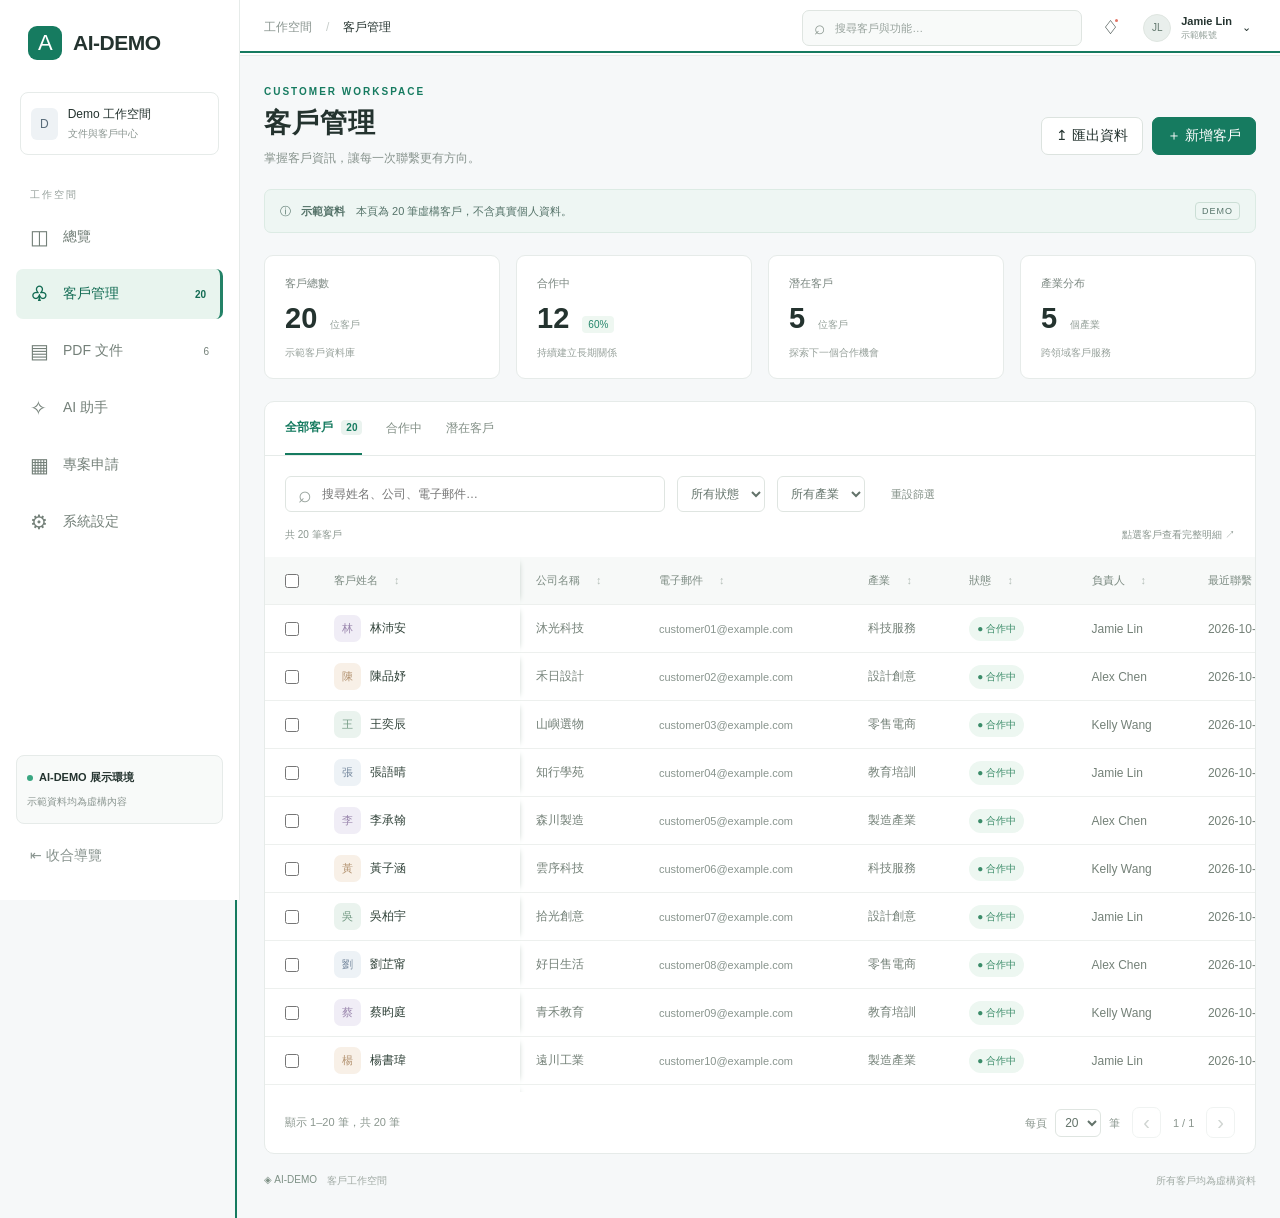
<file: index.html>
<!doctype html>
<html lang="zh-Hant">
<head><meta charset="UTF-8"><meta name="viewport" content="width=device-width, initial-scale=1"><title>AI-DEMO · 工作空間</title><link rel="stylesheet" href="app.css?v=20261027-2"></head>
<body>
<a class="skip" href="#main">跳至主要內容</a>
<aside id="sidebar">
  <a class="brand" href="#"><span class="logo">A</span><b>AI-DEMO</b></a>
  <div class="workspace"><span class="workspace-icon">D</span><span>Demo 工作空間<small>文件與客戶中心</small></span></div>
  <p class="nav-label">工作空間</p>
  <nav aria-label="主要功能">
    <button data-nav="總覽" data-view="dashboard"><span>◫</span><b>總覽</b></button>
    <button data-nav="客戶管理" data-view="customers" class="active" aria-current="page"><span>♧</span><b>客戶管理</b><small>20</small></button>
    <button data-nav="PDF 文件" data-view="documents"><span>▤</span><b>PDF 文件</b><small>6</small></button>
    <button data-nav="AI 助手" data-view="assistant"><span>✧</span><b>AI 助手</b></button>
    <a href="/modules/03.05/" title="專案申請"><span>▦</span><b>專案申請</b></a>
    <button data-nav="系統設定" data-view="settings"><span>⚙</span><b>系統設定</b></button>
  </nav>
  <div class="side-bottom"><div class="demo-note"><span class="dot"></span><b>AI-DEMO 展示環境</b><p>示範資料均為虛構內容</p></div><button id="collapse" aria-label="收合側欄" aria-expanded="true">⇤ <span>收合導覽</span></button></div>
</aside>
<div class="shell">
  <header class="toolbar"><div class="toolbar-context"><span class="crumb">工作空間</span><span class="slash">/</span><strong id="current-page">客戶管理</strong></div><div class="toolbar-tools"><form id="global-search" role="search"><label class="global-search"><span aria-hidden="true">⌕</span><input id="global-search-input" type="search" placeholder="搜尋客戶與功能…" aria-label="全域搜尋"></label></form><button id="notifications" class="icon-button" aria-label="查看示範通知" title="通知"><span aria-hidden="true">♢</span><i aria-hidden="true"></i></button><button id="profile" class="profile" aria-label="查看示範帳號"><span class="avatar">JL</span><span class="profile-copy"><b>Jamie Lin</b><small>示範帳號</small></span><span aria-hidden="true">⌄</span></button></div></header>
  <main id="main" tabindex="-1">
    <div class="eyebrow" id="page-eyebrow">CUSTOMER WORKSPACE</div>
    <section class="page-heading"><div><h1 id="page-title">客戶管理</h1><p id="page-description">掌握客戶資訊，讓每一次聯繫更有方向。</p></div><div class="actions"><button id="export">↥ <span>匯出資料</span></button><button class="primary" id="add">＋ 新增客戶</button></div></section>
    <div class="notice"><span>ⓘ</span><span id="notice-copy"><b>示範資料</b>　本頁為 20 筆虛構客戶，僅供版面與互動驗證，不含真實個人資料。</span><span class="badge">DEMO</span></div>
    <section id="customer-view" class="workspace-view">
      <section class="metrics" aria-label="客戶概況"><div><span>客戶總數</span><strong>20 <small>位客戶</small></strong><p>示範客戶資料庫</p></div><div><span>合作中</span><strong>12 <small class="green">60%</small></strong><p>持續建立長期關係</p></div><div><span>潛在客戶</span><strong>5 <small>位客戶</small></strong><p>探索下一個合作機會</p></div><div><span>產業分布</span><strong>5 <small>個產業</small></strong><p>跨領域客戶服務</p></div></section>
      <section class="data-card" aria-label="客戶資料"><div class="tabs" role="tablist" aria-label="客戶分組"><button role="tab" aria-selected="true" data-tab="全部客戶" class="selected">全部客戶 <span>20</span></button><button role="tab" aria-selected="false" data-tab="合作中">合作中</button><button role="tab" aria-selected="false" data-tab="潛在客戶">潛在客戶</button></div><div class="filters"><label class="search"><span>⌕</span><input id="search" type="search" placeholder="搜尋姓名、公司、電子郵件…" aria-label="搜尋客戶"></label><label><span class="sr-only">客戶狀態</span><select id="status"><option value="">所有狀態</option><option>合作中</option><option>潛在客戶</option><option>已暫停</option></select></label><label><span class="sr-only">產業類別</span><select id="industry"><option value="">所有產業</option><option>科技服務</option><option>設計創意</option><option>零售電商</option><option>教育培訓</option><option>製造產業</option></select></label><button id="reset" class="text-button">重設篩選</button></div><div class="result-line"><span id="result-count" role="status"></span><span>點選客戶查看完整明細 ↗</span></div><div class="table-scroll" tabindex="0" role="region" aria-label="可捲動的客戶表格"><table><thead><tr><th class="check"><input id="select-all" type="checkbox" aria-label="選取本頁所有客戶"></th><th class="identity" aria-sort="none"><button data-sort="name">客戶姓名 <span>↕</span></button></th><th aria-sort="none"><button data-sort="company">公司名稱 <span>↕</span></button></th><th aria-sort="none"><button data-sort="email">電子郵件 <span>↕</span></button></th><th aria-sort="none"><button data-sort="industry">產業 <span>↕</span></button></th><th aria-sort="none"><button data-sort="status">狀態 <span>↕</span></button></th><th aria-sort="none"><button data-sort="owner">負責人 <span>↕</span></button></th><th aria-sort="none"><button data-sort="date">最近聯繫 <span>↕</span></button></th></tr></thead><tbody id="rows"></tbody></table></div><footer class="pagination"><span id="page-info"></span><div><label>每頁 <select id="page-size"><option>20</option><option>10</option><option>5</option></select> 筆</label><button id="prev" aria-label="上一頁">‹</button><span id="page-number"></span><button id="next" aria-label="下一頁">›</button></div></footer></section>
      <p class="footnote"><span>◈ AI-DEMO</span> 客戶工作空間 <span>所有客戶均為虛構資料</span></p>
    </section>
    <section id="dashboard-view" class="workspace-view" hidden>
      <figure class="workspace-hero"><img src="assets/workspace-hero.webp" alt="文件、資料卡與 AI 星光組成的數位工作空間插畫" width="1600" height="533"><figcaption><span>AI-DEMO WORKSPACE</span><strong>把客戶、文件與專案集中在一個工作空間</strong><small>使用虛構資料探索完整操作流程</small></figcaption></figure>
      <div class="overview-grid"><article><span>客戶紀錄</span><strong>20</strong><p>12 位合作中</p><button data-jump="customers">查看客戶</button></article><article><span>PDF 文件</span><strong>6</strong><p>共 148 頁虛構文件</p><button data-jump="documents">管理文件</button></article><article><span>本週問答</span><strong id="question-count">0</strong><p>僅儲存在此瀏覽器</p><button data-jump="assistant">開啟助手</button></article><article><span>專案申請</span><strong>03.05</strong><p>PostgreSQL 持久化模組</p><a class="card-link" href="/modules/03.05/">開啟申請管理</a></article></div>
      <div class="overview-panels"><article class="panel"><h2>最近活動</h2><ul class="timeline"><li><b>文件分析摘要已準備</b><span>產品需求規格書 · 虛構範例</span><time>今天 10:20</time></li><li><b>客戶狀態已整理</b><span>12 位合作中、5 位潛在客戶</span><time>昨天 16:40</time></li><li><b>專案申請模組上線</b><span>支援新增、修改、刪除與版本衝突</span><time>10 月 20 日</time></li></ul></article><article class="panel"><h2>快速開始</h2><div class="quick-grid"><button data-jump="documents">▤ 瀏覽 PDF 文件</button><button data-jump="assistant">✧ 詢問 AI 助手</button><button data-jump="customers">♧ 搜尋客戶</button><a href="/modules/03.05/">▦ 建立專案申請</a></div></article></div>
    </section>
    <section id="documents-view" class="workspace-view" hidden>
      <div class="view-toolbar"><label class="search"><span>⌕</span><input id="document-search" type="search" placeholder="搜尋文件名稱或分類…" aria-label="搜尋 PDF 文件"></label><select id="document-category" aria-label="文件分類"><option value="">所有分類</option><option>產品</option><option>合約</option><option>研究</option><option>營運</option></select><button id="document-reset">重設</button></div>
      <div class="document-layout"><article class="panel document-list"><div class="section-title"><div><h2>文件資料庫</h2><p id="document-count" role="status"></p></div><span class="demo-chip">虛構 PDF</span></div><div id="document-rows"></div></article><aside class="panel document-preview" id="document-preview"><p class="empty-state">選擇文件即可查看示範摘要與資訊。</p></aside></div>
    </section>
    <section id="assistant-view" class="workspace-view" hidden>
      <div class="assistant-layout"><aside class="panel source-panel"><h2>問答來源</h2><label><input type="checkbox" value="產品需求規格書" checked> 產品需求規格書</label><label><input type="checkbox" value="服務合約範本" checked> 服務合約範本</label><label><input type="checkbox" value="市場研究摘要"> 市場研究摘要</label><p>回答僅使用上方虛構文件，不會傳送至外部 AI。</p></aside><article class="panel chat-panel"><div id="chat-log" aria-live="polite"><div class="chat assistant"><b>AI-DEMO 助手</b><p>請選擇快速問題，或輸入你想從示範文件中查找的內容。</p></div></div><div class="quick-prompts"><button>整理文件重點</button><button>合約付款條件是什麼？</button><button>列出主要風險</button></div><form id="chat-form"><label class="sr-only" for="chat-input">詢問文件</label><input id="chat-input" placeholder="輸入問題…" maxlength="300"><button class="primary">送出</button></form></article></div>
    </section>
    <section id="settings-view" class="workspace-view" hidden>
      <div class="settings-grid"><article class="panel"><h2>介面偏好</h2><label class="setting-row"><span><b>緊湊表格</b><small>降低客戶資料列高度</small></span><input id="compact-setting" type="checkbox"></label><label class="setting-row"><span><b>預設收合側欄</b><small>下次開啟沿用目前選擇</small></span><input id="collapse-setting" type="checkbox"></label><label class="setting-row"><span><b>顯示 Demo 提示</b><small>保留虛構資料的醒目說明</small></span><input id="notice-setting" type="checkbox" checked></label></article><article class="panel"><h2>工作空間</h2><label class="setting-field">每頁客戶筆數<select id="default-page-size"><option value="20">20 筆</option><option value="10">10 筆</option><option value="5">5 筆</option></select></label><label class="setting-field">介面語言<select><option>繁體中文</option></select></label><div class="setting-actions"><button id="reset-settings">恢復預設</button><button id="save-settings" class="primary">儲存到此瀏覽器</button></div><p id="settings-status" role="status"></p></article><article class="panel full-span"><h2>資料與服務狀態</h2><div class="service-grid"><span><i class="service-ok"></i><b>客戶 Demo</b><small>前端虛構資料</small></span><span><i class="service-ok"></i><b>03.05 申請</b><small>PostgreSQL 已連線</small></span><span><i class="service-demo"></i><b>PDF／AI</b><small>本機示範互動</small></span></div></article></div>
    </section>
  </main>
</div>
<dialog id="detail" class="drawer" aria-labelledby="detail-title"><div class="drawer-head"><span>客戶明細 · 虛構資料</span><button data-close="detail" aria-label="關閉客戶明細">✕</button></div><div id="detail-content"></div><div class="drawer-bottom"><button data-close="detail">關閉明細</button><span>唯讀預覽 · 未連接後端</span></div></dialog>
<dialog id="message" aria-labelledby="message-title"><h2 id="message-title"></h2><p id="message-body"></p><button class="primary" data-close="message">知道了</button></dialog>
<script src="app.js"></script><script src="toolbar.js"></script>
</body></html>
</file>
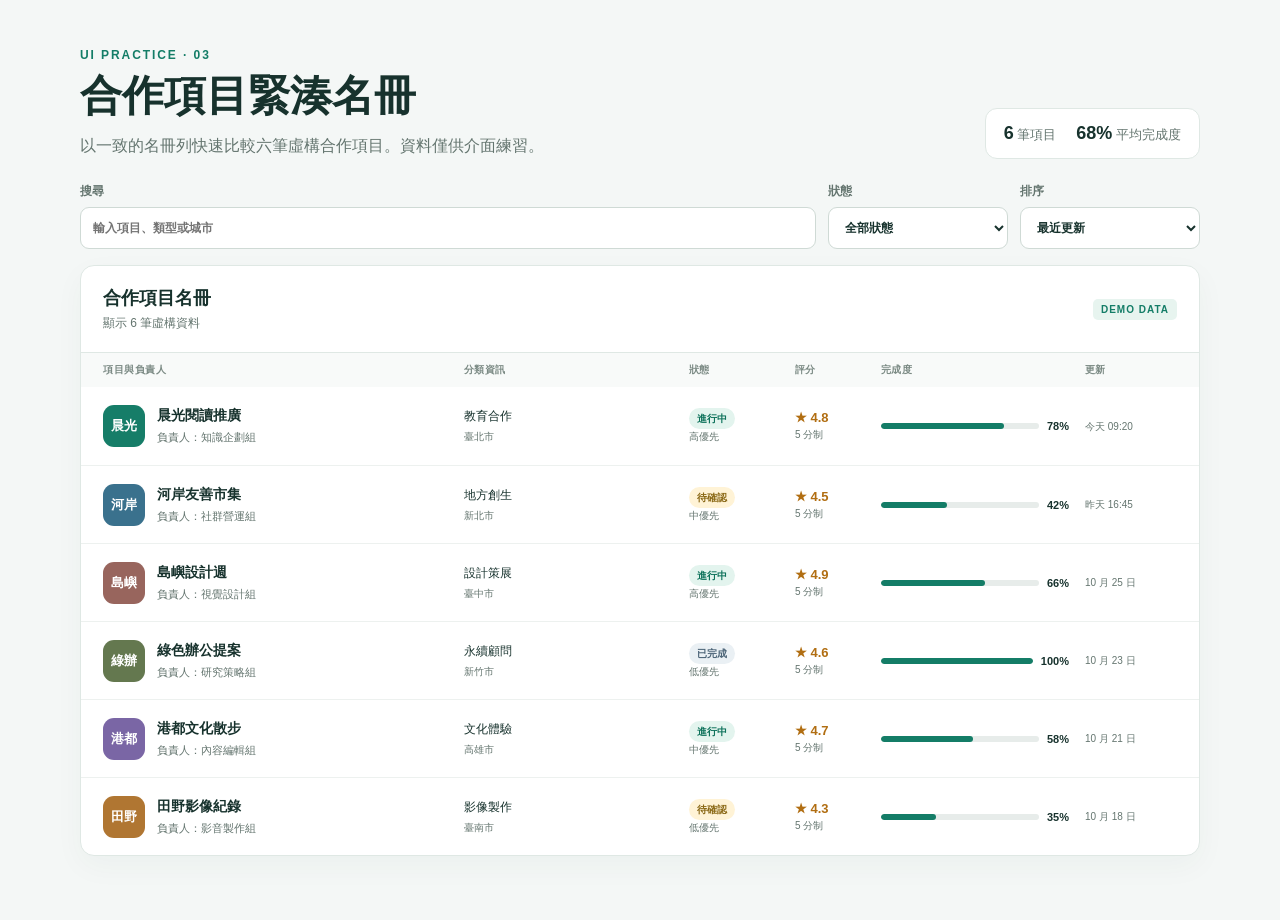
<file: examples/03-compact-roster/index.html>
<!doctype html>
<html lang="zh-Hant">
<head>
  <meta charset="utf-8">
  <meta name="viewport" content="width=device-width, initial-scale=1">
  <title>03 緊湊名冊｜合作項目範例</title>
  <link rel="stylesheet" href="styles.css">
</head>
<body>
  <main class="page-shell">
    <header class="page-header">
      <div>
        <p class="eyebrow">UI PRACTICE · 03</p>
        <h1>合作項目緊湊名冊</h1>
        <p class="intro">以一致的名冊列快速比較六筆虛構合作項目。資料僅供介面練習。</p>
      </div>
      <div class="summary" aria-label="項目摘要">
        <span><b id="visible-count">6</b> 筆項目</span>
        <span><b>68%</b> 平均完成度</span>
      </div>
    </header>

    <section class="toolbar" aria-label="名冊工具">
      <label class="search-field">
        <span>搜尋</span>
        <input id="search" type="search" placeholder="輸入項目、類型或城市" autocomplete="off">
      </label>
      <label>
        <span>狀態</span>
        <select id="status-filter">
          <option value="">全部狀態</option>
          <option value="進行中">進行中</option>
          <option value="待確認">待確認</option>
          <option value="已完成">已完成</option>
        </select>
      </label>
      <label>
        <span>排序</span>
        <select id="sort-by">
          <option value="updated">最近更新</option>
          <option value="priority">優先程度</option>
          <option value="progress">完成度</option>
          <option value="rating">評分</option>
        </select>
      </label>
    </section>

    <section class="roster-card" aria-labelledby="roster-title">
      <div class="roster-heading">
        <div>
          <h2 id="roster-title">合作項目名冊</h2>
          <p id="result-message" role="status">顯示全部 6 筆虛構資料</p>
        </div>
        <span class="demo-label">DEMO DATA</span>
      </div>

      <div class="column-labels" aria-hidden="true">
        <span>項目與負責人</span><span>分類資訊</span><span>狀態</span><span>評分</span><span>完成度</span><span>更新</span>
      </div>
      <div id="roster" class="roster" aria-live="polite"></div>
    </section>
  </main>
  <script src="app.js"></script>
</body>
</html>
</file>
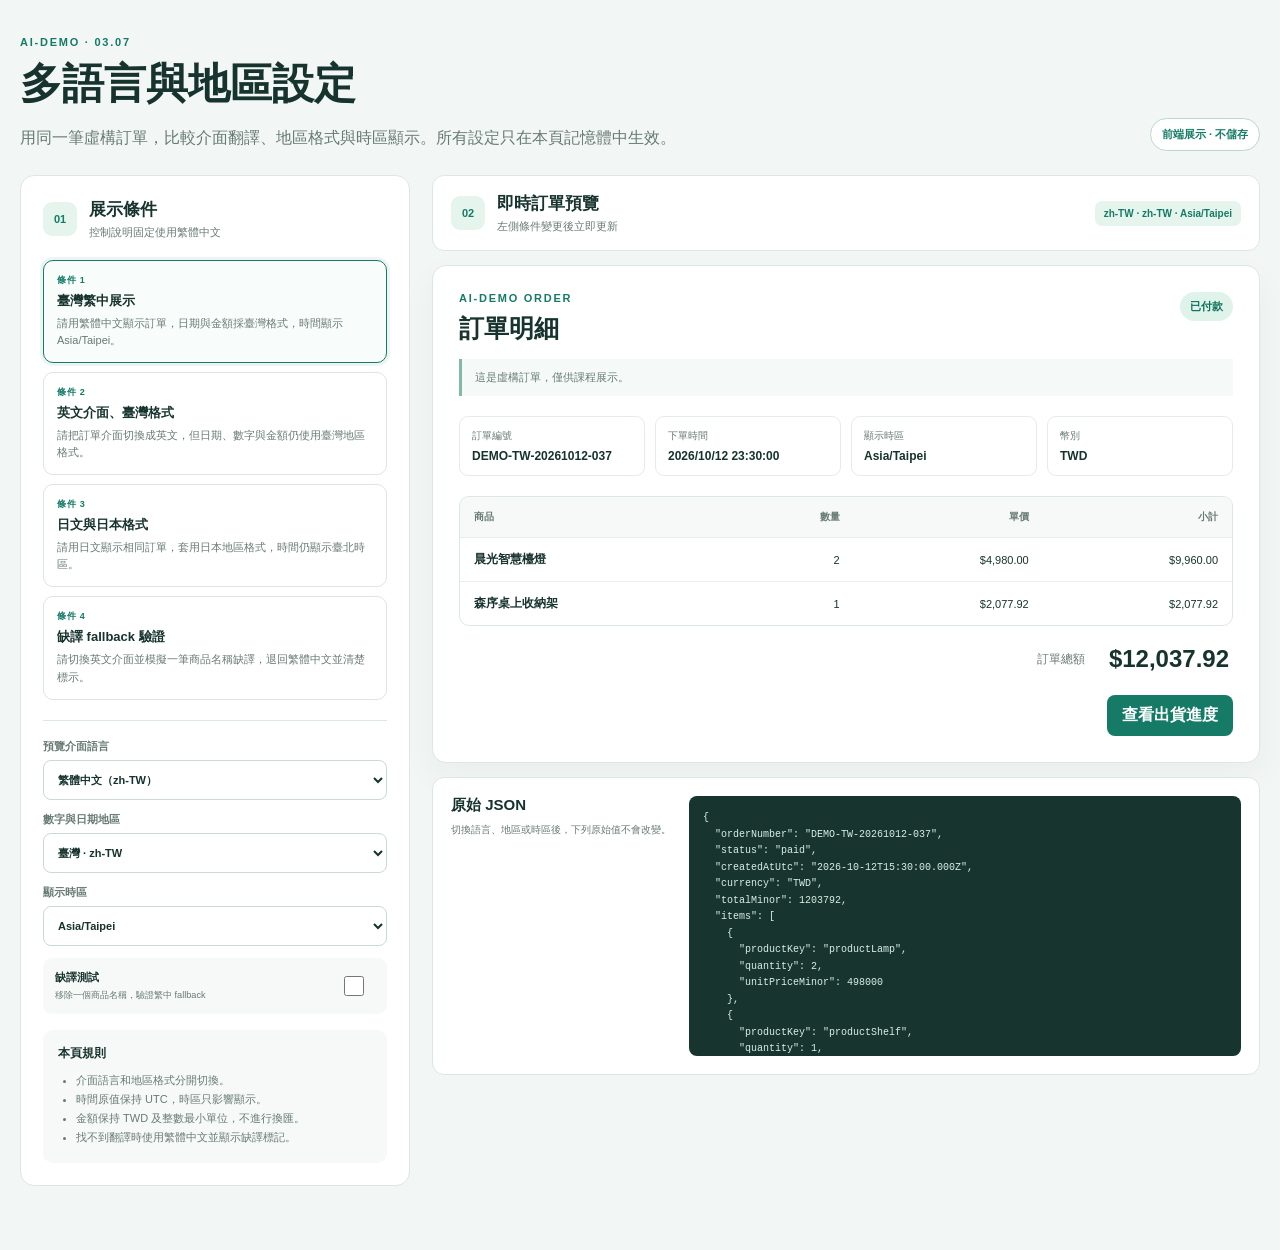
<file: modules/03.07/index.html>
<!doctype html>
<html lang="zh-Hant">
<head>
  <meta charset="utf-8">
  <meta name="viewport" content="width=device-width, initial-scale=1">
  <title>AI-DEMO｜03.07 多語言與地區設定</title>
  <link rel="stylesheet" href="module.css">
</head>
<body>
  <main class="module-shell">
    <header class="module-header">
      <div>
        <p class="eyebrow">AI-DEMO · 03.07</p>
        <h1>多語言與地區設定</h1>
        <p>用同一筆虛構訂單，比較介面翻譯、地區格式與時區顯示。所有設定只在本頁記憶體中生效。</p>
      </div>
      <span class="demo-badge">前端展示 · 不儲存</span>
    </header>

    <div class="lesson-layout">
      <aside class="control-panel" aria-labelledby="control-title">
        <div class="section-heading">
          <span>01</span>
          <div><h2 id="control-title">展示條件</h2><p>控制說明固定使用繁體中文</p></div>
        </div>

        <div id="presets" class="preset-list" aria-label="四組自然語言條件"></div>

        <div class="settings-grid">
          <label>
            <span>預覽介面語言</span>
            <select id="language-select">
              <option value="zh-TW">繁體中文（zh-TW）</option>
              <option value="en-US">English（en-US）</option>
              <option value="ja-JP">日本語（ja-JP）</option>
            </select>
          </label>
          <label>
            <span>數字與日期地區</span>
            <select id="locale-select">
              <option value="zh-TW">臺灣 · zh-TW</option>
              <option value="en-US">美國 · en-US</option>
              <option value="ja-JP">日本 · ja-JP</option>
            </select>
          </label>
          <label>
            <span>顯示時區</span>
            <select id="timezone-select">
              <option value="Asia/Taipei">Asia/Taipei</option>
              <option value="UTC">UTC</option>
              <option value="America/Los_Angeles">America/Los_Angeles</option>
            </select>
          </label>
          <label class="switch-row">
            <span><b>缺譯測試</b><small>移除一個商品名稱，驗證繁中 fallback</small></span>
            <input id="missing-toggle" type="checkbox" role="switch">
          </label>
        </div>

        <section class="explain-box" aria-labelledby="rule-title">
          <h3 id="rule-title">本頁規則</h3>
          <ul>
            <li>介面語言和地區格式分開切換。</li>
            <li>時間原值保持 UTC，時區只影響顯示。</li>
            <li>金額保持 TWD 及整數最小單位，不進行換匯。</li>
            <li>找不到翻譯時使用繁體中文並顯示缺譯標記。</li>
          </ul>
        </section>
      </aside>

      <section class="preview-column" aria-labelledby="preview-heading">
        <div class="preview-toolbar">
          <div><span>02</span><div><h2 id="preview-heading">即時訂單預覽</h2><p>左側條件變更後立即更新</p></div></div>
          <output id="active-config" aria-live="polite"></output>
        </div>

        <article id="order-preview" class="order-card" lang="zh-TW" dir="ltr"></article>

        <section class="json-panel" aria-labelledby="json-title">
          <div><h2 id="json-title">原始 JSON</h2><p>切換語言、地區或時區後，下列原始值不會改變。</p></div>
          <pre id="raw-json"></pre>
        </section>
      </section>
    </div>
  </main>
  <script src="translations.js"></script>
  <script src="app.js"></script>
</body>
</html>
</file>
<file: app.css>
:root{font-family:Inter,"Segoe UI","Microsoft JhengHei",sans-serif;color:#24332f;background:#f6f8f9;font-size:14px;--green:#167b60;--border:#e6ebe9}*{box-sizing:border-box}body{margin:0}button,input,select{font:inherit}button,a,input,select{outline-offset:4px}button{cursor:pointer;background:white;border:1px solid #dce3df;border-radius:7px;padding:9px 14px;color:inherit}button:hover{background:#f0f5f3}button:disabled{opacity:.4;cursor:default}a{color:inherit;text-decoration:none}#sidebar{width:240px;position:fixed;inset:0 auto 0 0;background:#fff;border-right:1px solid var(--border);display:flex;flex-direction:column;padding:26px 16px;z-index:5}.brand{display:flex;align-items:center;gap:11px;padding:0 12px;font-size:21px;letter-spacing:-.5px}.logo{background:var(--green);color:white;border-radius:9px;width:34px;height:34px;display:grid;place-items:center;font-size:22px}.workspace{display:flex;gap:10px;align-items:center;margin:32px 4px 23px;padding:13px 10px;border:1px solid var(--border);border-radius:8px;font-size:12px}.workspace-icon{background:#eef2f5;padding:9px;border-radius:6px;color:#596c7a}.workspace small{display:block;color:#8a9590;font-size:10px;margin-top:4px}.nav-label{font-size:10px;letter-spacing:2px;color:#96a09c;padding-left:14px}nav{display:grid;gap:7px}nav button{display:flex;align-items:center;gap:13px;text-align:left;border:0;padding:13px 14px;color:#748079;background:none}nav button span{font-size:20px;width:20px}nav b{font-weight:500}nav small{margin-left:auto;font-size:10px}nav .active{color:#126b53;background:#e8f4ee;font-weight:600;border-right:3px solid #238267}.side-bottom{margin-top:auto}.demo-note{background:#f8faf9;border:1px solid var(--border);border-radius:8px;padding:14px 10px;font-size:11px}.demo-note p{font-size:10px;color:#8a9590;margin-bottom:0}.dot{display:inline-block;width:6px;height:6px;border-radius:50%;background:#39a681;margin-right:6px}#collapse{border:0;color:#8a9590;margin-top:14px;width:100%;text-align:left;background:none}.shell{margin-left:240px;min-width:0}.toolbar{height:56px;background:#fff;border-bottom:1px solid var(--border);display:flex;align-items:center;justify-content:space-between;padding:0 24px;font-size:12px}.crumb{color:#8b9691}.slash{padding:0 14px;color:#c7cdca}.toolbar strong{font-weight:500}.profile{display:flex;align-items:center;gap:10px;border:0;padding:5px;font-size:11px}.avatar{background:#e9efec;border:1px solid #dfe6e1;color:#647a6f;border-radius:50%;width:28px;height:28px;display:inline-grid;place-items:center;font-size:10px}main{padding:30px 24px 20px;max-width:1800px;margin:auto;min-width:0}.eyebrow{font-size:10px;color:var(--green);letter-spacing:2px;font-weight:650}.page-heading{display:flex;justify-content:space-between;align-items:center;margin:8px 0 22px;gap:16px}h1{font-size:27px;letter-spacing:1px;margin:0 0 9px;font-weight:650}.page-heading p{color:#87938d;font-size:12px;margin:0}.actions{display:flex;gap:9px;white-space:nowrap}.primary{background:var(--green);color:#fff;border-color:var(--green)}.primary:hover{background:#11674f}.notice{background:#eef6f3;color:#557369;border:1px solid #dcebe4;border-radius:7px;padding:12px 15px;display:flex;gap:10px;align-items:center;font-size:11px}.badge{margin-left:auto;font-size:9px;border:1px solid #cbded5;padding:3px 6px;border-radius:4px;letter-spacing:1px}.metrics{display:grid;grid-template-columns:repeat(4,minmax(0,1fr));gap:16px;margin:22px 0}.metrics>div{background:white;border:1px solid var(--border);border-radius:9px;padding:18px 20px}.metrics>div>span{color:#7c8882;font-size:11px}.metrics strong{display:block;font-size:29px;font-weight:600;margin:11px 0}.metrics small{font-size:10px;font-weight:400;color:#94a099;margin-left:5px}.metrics .green{color:#24856a;background:#eef7f1;border-radius:4px;padding:3px 6px}.metrics p{font-size:10px;color:#97a19b;margin:0}.data-card{background:#fff;border:1px solid var(--border);border-radius:10px;overflow:hidden;min-width:0}.tabs{display:flex;border-bottom:1px solid var(--border);gap:24px;padding:0 20px}.tabs button{border:0;border-radius:0;background:none;padding:17px 0;color:#839087;font-size:12px}.tabs .selected{color:var(--green);border-bottom:2px solid var(--green);font-weight:600}.tabs span{font-size:10px;background:#eaf3ef;padding:2px 5px;border-radius:4px;margin-left:5px}.filters{display:flex;gap:12px;padding:20px 20px 12px;flex-wrap:wrap}.search{display:flex;align-items:center;gap:10px;border:1px solid #dfe5e1;border-radius:6px;padding:0 12px;flex:1;min-width:180px;max-width:380px}.search span{font-size:23px;color:#98a39d}.search input{border:0;min-width:0;width:100%;padding:10px 0;font-size:12px;background:transparent}select{padding:9px;border:1px solid #dfe5e1;border-radius:6px;background:white;color:#63736a;font-size:12px}.text-button{border:0;color:#849188;font-size:11px}.result-line{display:flex;justify-content:space-between;padding:4px 20px 15px;color:#8b9790;font-size:10px;gap:12px}.table-scroll{overflow:auto;max-height:535px;isolation:isolate}table{width:100%;border-collapse:separate;border-spacing:0;white-space:nowrap;text-align:left;font-size:12px;min-width:1050px}th{background:#f7f9f8;position:sticky;top:0;z-index:2;font-size:11px;font-weight:500;color:#7c8b82}th,td{height:48px;border-bottom:1px solid #edf0ee;padding:0 16px}th button{border:0;background:none;padding:0;font-size:11px;color:inherit}th button span{margin-left:13px;color:#b5bfb9}.check{width:46px;padding:0 16px;position:sticky;left:0;background:white;z-index:1}.identity{position:sticky;left:46px;z-index:1;background:#fff;min-width:160px;box-shadow:4px 0 6px -6px #99aba1}th.check,th.identity{background:#f7f9f8;z-index:3}input[type=checkbox]{accent-color:var(--green);width:14px;height:14px;cursor:pointer}td{color:#748178}td .customer{border:0;background:none;padding:0;display:flex;align-items:center;gap:9px;font-size:12px;color:#304239}.initial{width:27px;height:27px;display:inline-grid;place-items:center;border-radius:7px;background:#edf2f6;color:#72859b;font-size:11px}.tone1{background:#f0edf6;color:#9985ac}.tone2{background:#f8f0e7;color:#b49472}.tone3{background:#eaf3ee;color:#729983}.status{display:inline-block;background:#edf7f1;color:#3b8c69;font-size:10px;border-radius:20px;padding:5px 8px}.status.potential{background:#eef3fa;color:#6487b8}.status.paused{background:#f1f2f3;color:#8b9297}tbody tr{cursor:pointer}tbody tr:hover td,tbody tr.chosen td{background:#f3f8f5}td.email{color:#89958e;font-size:11px}.pagination{display:flex;justify-content:space-between;align-items:center;padding:15px 20px;font-size:11px;color:#8b978f;gap:12px}.pagination>div{display:flex;align-items:center;gap:12px}.pagination button{padding:3px 10px;font-size:20px}.pagination select{padding:5px;margin:0 5px}.footnote{font-size:10px;color:#a0aaa4;display:flex;gap:10px;margin-top:20px}.footnote span:last-child{margin-left:auto}.footnote span:first-child{color:#7e9186}dialog{border:1px solid var(--border);border-radius:12px;padding:28px;max-width:calc(100vw - 24px);color:#304239;box-shadow:0 20px 80px #1b342c22}dialog::backdrop{background:#142e2440}#message{width:440px}#message p{line-height:1.8;color:#7c8b82}.drawer{position:fixed;inset:0 0 0 auto;width:420px;height:100dvh;max-height:100dvh;max-width:100vw;margin:0;border-radius:0;padding:0}.drawer-head{padding:20px 24px;border-bottom:1px solid var(--border);display:flex;justify-content:space-between;align-items:center;color:#8b978f;font-size:12px}.drawer-head button{border:0}#detail-content{padding:30px 24px}.large-initial{font-size:25px;width:60px;height:60px;border-radius:14px;background:#e9f4ed;color:var(--green);display:grid;place-items:center}.drawer h2{margin-bottom:8px}.drawer dl{margin-top:30px}.drawer dt{font-size:11px;color:#98a39d;margin-top:22px}.drawer dd{margin:7px 0;overflow-wrap:anywhere}.drawer-bottom{padding:20px 24px;border-top:1px solid var(--border);display:flex;align-items:center;gap:15px;font-size:10px;color:#8b978f}#other-view{margin-top:24px;background:white;border:1px solid var(--border);padding:28px;border-radius:10px}.sr-only{position:absolute;width:1px;height:1px;overflow:hidden;clip:rect(0,0,0,0)}.skip{position:fixed;top:-60px;z-index:20;background:#fff;padding:10px}.skip:focus{top:0}body.collapsed #sidebar{width:64px;padding:26px 8px}body.collapsed .shell{margin-left:64px}body.collapsed .brand{padding:0 7px}body.collapsed .brand b,body.collapsed .workspace,body.collapsed .nav-label,body.collapsed nav b,body.collapsed nav small,body.collapsed .demo-note,body.collapsed #collapse span{display:none}body.collapsed nav{margin-top:36px}body.collapsed nav button{padding:12px}body.collapsed #collapse{padding:10px}@media(max-width:850px){.metrics{gap:10px}.metrics>div{padding:14px}.page-heading{align-items:flex-start;flex-direction:column}}@media(max-width:650px){#sidebar{width:64px;padding:20px 8px}.shell{margin-left:64px}.brand{padding:0 7px}.brand b,.workspace,.nav-label,nav b,nav small,.demo-note,#collapse{display:none}nav{margin-top:36px}nav button{padding:12px}.toolbar{padding:0 16px}.profile>span:not(.avatar){display:none}main{padding:24px 16px}.metrics{grid-template-columns:repeat(2,minmax(0,1fr))}.metrics strong{font-size:25px}.notice{align-items:flex-start;line-height:1.7}.badge{display:none}.filters{padding:16px;gap:12px}.search{flex-basis:100%;max-width:none}.filters select{max-width:100%}.result-line{padding:0 16px 12px}.result-line>span:last-child{display:none}.pagination{align-items:flex-start;flex-direction:column;padding:14px 16px}.pagination>div{gap:7px}.tabs{gap:16px;padding:0 16px}.footnote{flex-wrap:wrap;line-height:1.7}.footnote span:last-child{margin-left:0}.crumb,.slash{display:none}h1{font-size:24px}.page-heading p{line-height:1.7}.actions button{font-size:12px}} 

[hidden]{display:none!important}:focus-visible{outline:2px solid #167b60;outline-offset:3px}
/* End of stylesheet. */
.workspace-view{min-width:0}.panel{background:#fff;border:1px solid var(--border);border-radius:10px;padding:22px;min-width:0}.panel h2{font-size:16px;margin:0 0 18px}.panel h3{font-size:12px;margin:24px 0 8px}nav a{display:flex;align-items:center;gap:13px;text-align:left;border:0;border-radius:7px;padding:13px 14px;color:#748079;background:none}nav a:hover{background:#f0f5f3}nav a span{font-size:20px;width:20px}nav a b{font-weight:500}.overview-grid{display:grid;grid-template-columns:repeat(4,minmax(0,1fr));gap:16px;margin:22px 0}.overview-grid article{background:#fff;border:1px solid var(--border);border-radius:10px;padding:20px}.overview-grid article>span{font-size:11px;color:#7c8882}.overview-grid strong{display:block;font-size:30px;margin:10px 0 5px}.overview-grid p{font-size:10px;color:#8a9790;min-height:16px}.overview-grid button,.card-link{display:inline-block;margin-top:8px;color:var(--green);border:0;padding:0;background:none;font-size:11px}.overview-panels{display:grid;grid-template-columns:1.35fr 1fr;gap:16px}.timeline{list-style:none;padding:0;margin:0}.timeline li{display:grid;grid-template-columns:1fr auto;gap:5px 15px;padding:14px 0;border-bottom:1px solid #edf1ef}.timeline li:last-child{border:0}.timeline b{font-size:12px}.timeline span{font-size:10px;color:#87938d}.timeline time{grid-column:2;grid-row:1/3;color:#9aa49f;font-size:9px}.quick-grid{display:grid;grid-template-columns:1fr 1fr;gap:10px}.quick-grid button,.quick-grid a{border:1px solid var(--border);border-radius:8px;padding:16px;text-align:left;background:#f9fbfa;font-size:11px}.view-toolbar{display:flex;gap:12px;margin:22px 0 16px;flex-wrap:wrap}.view-toolbar .search{background:#fff;max-width:440px;height:40px}.document-layout{display:grid;grid-template-columns:minmax(0,1.45fr) minmax(300px,.8fr);gap:16px;align-items:start}.section-title{display:flex;justify-content:space-between;align-items:flex-start}.section-title h2{margin-bottom:6px}.section-title p{margin:0;color:#8a9690;font-size:10px}.demo-chip{display:inline-block;background:#e8f4ee;color:var(--green);border-radius:20px;padding:5px 8px;font-size:9px}.document-row{width:100%;display:grid;grid-template-columns:auto minmax(0,1fr) auto auto;align-items:center;gap:12px;border:0;border-top:1px solid #edf1ef;border-radius:0;text-align:left;padding:14px 6px}.document-row:hover,.document-row.selected{background:#f2f8f5}.document-row>span:nth-child(2){display:grid;gap:5px;min-width:0}.document-row b{white-space:nowrap;overflow:hidden;text-overflow:ellipsis;font-size:12px}.document-row small{color:#8c9891;font-size:9px}.document-row em{font-style:normal;color:var(--green);background:#eaf5ef;border-radius:15px;padding:5px 8px;font-size:9px}.document-row i{font-style:normal;font-size:18px;color:#9aa59f}.pdf-icon{display:grid;place-items:center;width:36px;height:42px;border-radius:6px;background:#f8eded;color:#ae5858;font-size:9px;font-weight:700}.document-preview{position:sticky;top:72px}.document-preview>p{line-height:1.8;color:#64766e}.document-preview ul{padding-left:18px;color:#64766e;line-height:1.8;font-size:11px}.preview-meta{font-size:10px!important;color:#8c9891!important}.empty-state{color:#8b9790;text-align:center;padding:50px 12px;line-height:1.8}.assistant-layout{display:grid;grid-template-columns:260px minmax(0,1fr);gap:16px;margin-top:22px}.source-panel label{display:flex;grid-template-columns:auto 1fr;gap:8px;align-items:center;padding:10px 0;font-weight:500}.source-panel input{width:auto}.source-panel p{font-size:10px;line-height:1.7;color:#8a9690;border-top:1px solid var(--border);padding-top:15px}.chat-panel{padding:0;overflow:hidden}.chat-panel #chat-log{height:390px;overflow:auto;padding:22px;background:#fbfcfc}.chat{max-width:75%;padding:12px 14px;border-radius:10px;margin-bottom:12px;background:#eaf4f0}.chat.user{margin-left:auto;background:#eef2f7}.chat b{font-size:10px}.chat p{margin:6px 0 0;line-height:1.7;font-size:12px}.chat small{display:block;margin-top:8px;color:#71817a;font-size:9px}.quick-prompts{display:flex;gap:7px;padding:12px 16px 0;overflow:auto}.quick-prompts button{white-space:nowrap;font-size:10px;padding:7px 9px}#chat-form{display:flex;gap:8px;padding:12px 16px 16px}#chat-form input{flex:1;min-width:0;border:1px solid #dfe5e1;border-radius:7px;padding:10px}.settings-grid{display:grid;grid-template-columns:1fr 1fr;gap:16px;margin-top:22px}.setting-row{display:flex;justify-content:space-between;grid-template-columns:none;align-items:center;padding:15px 0;border-bottom:1px solid #edf1ef}.setting-row span{display:grid;gap:5px;color:inherit}.setting-row small{color:#8c9891;font-weight:400}.setting-row input{width:auto}.setting-field{margin:15px 0}.setting-actions{display:flex;justify-content:flex-end;gap:8px;margin-top:22px}.full-span{grid-column:1/-1}.service-grid{display:grid;grid-template-columns:repeat(3,minmax(0,1fr));gap:12px}.service-grid>span{display:grid;grid-template-columns:auto 1fr;gap:4px 8px;align-items:center;background:#f8faf9;border-radius:8px;padding:14px}.service-grid i{grid-row:1/3;width:9px;height:9px;border-radius:50%}.service-ok{background:#36a77e}.service-demo{background:#d5a34b}.service-grid small{color:#8b9790;font-size:9px}.compact th,.compact td{height:38px}body.collapsed nav a b{display:none}body.collapsed nav a{padding:12px}
.workspace-hero{position:relative;width:calc(50% - 8px);margin:18px 0 0;border:1px solid var(--border);border-radius:12px;overflow:hidden;background:#eef5f7;min-height:150px}.workspace-hero img{display:block;width:100%;height:150px;object-fit:cover}.workspace-hero figcaption{position:absolute;inset:0 42% 0 0;display:flex;flex-direction:column;justify-content:center;padding:18px;background:linear-gradient(90deg,#f8fbfc 78%,transparent)}.workspace-hero figcaption span{font-size:9px;letter-spacing:2px;color:var(--green);font-weight:700}.workspace-hero figcaption strong{font-size:17px;line-height:1.35;margin:7px 0;color:#274039}.workspace-hero figcaption small{color:#778881}.document-thumb{width:48px;height:48px;border-radius:7px;object-fit:cover}.preview-image{width:100%;height:180px;object-fit:cover;border-radius:8px;margin-bottom:16px}
@media(max-width:1000px){.workspace-hero{width:100%}.overview-grid{grid-template-columns:repeat(2,minmax(0,1fr))}.document-layout{grid-template-columns:1fr}.document-preview{position:static}.overview-panels{grid-template-columns:1fr}}
@media(max-width:700px){.assistant-layout,.settings-grid{grid-template-columns:1fr}.source-panel{order:2}.service-grid{grid-template-columns:1fr}.full-span{grid-column:auto}.quick-grid{grid-template-columns:1fr}.document-row{grid-template-columns:auto minmax(0,1fr) auto}.document-row em{display:none}.chat{max-width:90%}}
@media(max-width:650px){nav a b{display:none}.overview-grid{grid-template-columns:1fr 1fr}.overview-grid article{padding:15px}.document-list,.document-preview,.panel{padding:16px}.page-heading{margin-bottom:16px}}
@media(max-width:650px){.workspace-hero{min-height:180px}.workspace-hero img{height:180px;object-position:66% center}.workspace-hero figcaption{inset:0 24% 0 0;padding:16px;background:linear-gradient(90deg,#f8fbfc 72%,transparent)}.workspace-hero figcaption strong{font-size:16px}.workspace-hero figcaption small{max-width:180px}}
.toolbar-context{white-space:nowrap}.toolbar-tools{display:flex;align-items:center;justify-content:flex-end;gap:10px;min-width:0}.toolbar-tools form{width:min(280px,28vw);min-width:160px}.global-search{height:36px;display:flex;align-items:center;gap:8px;padding:0 11px;border:1px solid #dfe5e1;border-radius:7px;background:#f8faf9;color:#8b9891}.global-search:focus-within{border-color:#70a895;box-shadow:0 0 0 3px #167b6012;background:#fff}.global-search span{font-size:19px}.global-search input{border:0;background:transparent;width:100%;min-width:0;font-size:11px;color:#304239}.global-search input::placeholder{color:#98a39d}.icon-button{position:relative;width:36px;height:36px;padding:0;display:grid;place-items:center;border-color:transparent;background:transparent;font-size:19px}.icon-button i{position:absolute;right:7px;top:6px;width:7px;height:7px;border-radius:50%;background:#e27466;border:2px solid #fff}.profile-copy{display:grid;text-align:left;line-height:1.2}.profile-copy b{font-size:11px;font-weight:600}.profile-copy small{font-size:9px;color:#93a099;margin-top:2px}
@media(max-width:850px){.toolbar-tools form{width:min(230px,30vw)}.profile-copy{display:none}}
@media(max-width:650px){.toolbar{gap:8px}.toolbar-context{display:none}.toolbar-tools{width:100%}.toolbar-tools form{width:auto;min-width:0;flex:1}.global-search{width:100%}.profile{padding:3px}.icon-button{flex:0 0 34px}}
</file>
<file: examples/03-compact-roster/styles.css>
:root {
  color-scheme: light;
  --ink: #17322d;
  --muted: #64756f;
  --line: #dfe8e4;
  --surface: #ffffff;
  --page: #f4f7f6;
  --accent: #147d67;
  --accent-soft: #e7f4ef;
  font-family: Inter, "Noto Sans TC", "Microsoft JhengHei", sans-serif;
}

* { box-sizing: border-box; }
body { margin: 0; color: var(--ink); background: var(--page); }
button, input, select { font: inherit; }

.page-shell { width: min(1120px, calc(100% - 40px)); margin: 0 auto; padding: 48px 0 64px; }
.page-header { display: flex; align-items: flex-end; justify-content: space-between; gap: 32px; margin-bottom: 24px; }
.eyebrow { margin: 0 0 10px; color: var(--accent); font-size: 12px; font-weight: 800; letter-spacing: .16em; }
h1 { margin: 0; font-size: clamp(28px, 4vw, 42px); line-height: 1.15; }
.intro { max-width: 650px; margin: 12px 0 0; color: var(--muted); line-height: 1.7; }
.summary { display: flex; flex-shrink: 0; gap: 20px; padding: 14px 18px; border: 1px solid var(--line); border-radius: 12px; background: var(--surface); color: var(--muted); font-size: 13px; }
.summary b { color: var(--ink); font-size: 18px; }

.toolbar { display: grid; grid-template-columns: minmax(240px, 1fr) 180px 180px; gap: 12px; margin-bottom: 16px; }
.toolbar label { display: grid; gap: 7px; color: var(--muted); font-size: 12px; font-weight: 700; }
.toolbar input, .toolbar select { width: 100%; min-height: 42px; padding: 0 12px; border: 1px solid #cfdad5; border-radius: 9px; color: var(--ink); background: var(--surface); }
.toolbar input:focus, .toolbar select:focus { outline: 3px solid #79c7b344; border-color: var(--accent); }

.roster-card { overflow: hidden; border: 1px solid var(--line); border-radius: 14px; background: var(--surface); box-shadow: 0 10px 30px #1b463a0a; }
.roster-heading { display: flex; align-items: center; justify-content: space-between; gap: 20px; padding: 20px 22px; border-bottom: 1px solid var(--line); }
.roster-heading h2 { margin: 0; font-size: 18px; }
.roster-heading p { margin: 5px 0 0; color: var(--muted); font-size: 12px; }
.demo-label { padding: 5px 8px; border-radius: 5px; color: var(--accent); background: var(--accent-soft); font-size: 10px; font-weight: 800; letter-spacing: .1em; }

.column-labels, .roster-row { display: grid; grid-template-columns: minmax(230px, 1.65fr) minmax(150px, 1fr) 90px 70px minmax(130px, .9fr) 92px; align-items: center; gap: 16px; }
.column-labels { padding: 10px 22px; color: #7b8a84; background: #f8faf9; font-size: 10px; font-weight: 800; letter-spacing: .05em; }
.roster-row { min-height: 78px; padding: 12px 22px; border-top: 1px solid #edf1ef; }
.roster-row:first-child { border-top: 0; }
.roster-row:hover { background: #fbfdfc; }
.identity { display: grid; grid-template-columns: 42px minmax(0, 1fr); align-items: center; gap: 12px; min-width: 0; }
.avatar { display: grid; place-items: center; width: 42px; height: 42px; border-radius: 11px; color: #fff; background: var(--avatar); font-size: 13px; font-weight: 800; }
.name, .owner { overflow: hidden; text-overflow: ellipsis; white-space: nowrap; }
.name { margin: 0; font-size: 14px; }
.owner { margin: 5px 0 0; color: var(--muted); font-size: 11px; }
.meta { display: grid; gap: 5px; font-size: 12px; }
.meta small, .updated, .score small { color: var(--muted); font-size: 10px; }
.badge { justify-self: start; padding: 5px 8px; border-radius: 999px; font-size: 10px; font-weight: 800; white-space: nowrap; }
.status-active { color: #0e725b; background: #e3f4ee; }
.status-waiting { color: #8a6815; background: #fff3d6; }
.status-done { color: #4c6477; background: #eaf0f4; }
.priority { margin-top: 4px; color: var(--muted); font-size: 10px; }
.score { display: grid; gap: 3px; }
.score b { color: #b16e12; font-size: 13px; }
.progress { display: grid; grid-template-columns: 1fr auto; align-items: center; gap: 8px; font-size: 11px; font-weight: 800; }
.progress-track { height: 6px; overflow: hidden; border-radius: 99px; background: #e7ecea; }
.progress-track i { display: block; width: var(--progress); height: 100%; border-radius: inherit; background: var(--accent); }
.updated { line-height: 1.5; }
.empty { padding: 48px 20px; color: var(--muted); text-align: center; }

@media (max-width: 860px) {
  .page-shell { width: min(100% - 28px, 680px); padding-top: 28px; }
  .page-header { align-items: stretch; flex-direction: column; gap: 18px; }
  .summary { justify-content: space-between; }
  .toolbar { grid-template-columns: 1fr 1fr; }
  .search-field { grid-column: 1 / -1; }
  .column-labels { display: none; }
  .roster-row { grid-template-columns: minmax(0, 1fr) auto; gap: 12px 16px; padding: 16px; }
  .identity { grid-column: 1; }
  .meta { grid-column: 1; grid-row: 2; display: flex; flex-wrap: wrap; gap: 6px 12px; padding-left: 54px; }
  .state { grid-column: 2; grid-row: 1; align-self: start; text-align: right; }
  .score { grid-column: 2; grid-row: 2; align-self: center; text-align: right; }
  .progress { grid-column: 1 / -1; grid-row: 3; padding-left: 54px; }
  .updated { grid-column: 1 / -1; grid-row: 4; padding-left: 54px; }
}

@media (max-width: 520px) {
  .page-shell { width: min(100% - 20px, 460px); }
  .summary { gap: 10px; padding: 12px; }
  .toolbar { grid-template-columns: 1fr; }
  .search-field { grid-column: auto; }
  .roster-heading { padding: 16px; }
  .roster-row { grid-template-columns: minmax(0, 1fr) auto; }
  .meta, .progress, .updated { padding-left: 0; }
  .meta { grid-column: 1 / -1; }
  .score { grid-column: 1; grid-row: 3; text-align: left; }
  .progress { grid-column: 1 / -1; grid-row: 4; }
  .updated { grid-row: 5; }
}
</file>
<file: modules/03.07/module.css>
:root{color-scheme:light;--ink:#17332d;--muted:#687a74;--line:#dce7e2;--surface:#fff;--page:#f2f6f4;--accent:#157b66;--accent-soft:#e6f4ee;--amber:#9a6b0e;font-family:Inter,"Noto Sans TC","Microsoft JhengHei",sans-serif}*{box-sizing:border-box}body{margin:0;color:var(--ink);background:var(--page)}button,select,input{font:inherit}.module-shell{width:min(1360px,calc(100% - 40px));margin:auto;padding:36px 0 64px}.module-header{display:flex;align-items:flex-end;justify-content:space-between;gap:28px;margin-bottom:24px}.eyebrow,.preview-eyebrow{margin:0 0 8px;color:var(--accent);font-size:11px;font-weight:800;letter-spacing:.16em}.module-header h1{margin:0;font-size:clamp(28px,4vw,42px)}.module-header>div>p:last-child{max-width:700px;margin:12px 0 0;color:var(--muted);line-height:1.7}.demo-badge{padding:8px 11px;border:1px solid #bcd8cd;border-radius:999px;color:var(--accent);background:var(--surface);font-size:11px;font-weight:800}.lesson-layout{display:grid;grid-template-columns:minmax(310px,390px) minmax(0,1fr);gap:22px}.control-panel,.preview-column{min-width:0}.control-panel{padding:22px;border:1px solid var(--line);border-radius:14px;background:var(--surface)}.section-heading,.preview-toolbar>div{display:flex;align-items:center;gap:12px}.section-heading>span,.preview-toolbar>div>span{display:grid;place-items:center;width:34px;height:34px;border-radius:9px;color:var(--accent);background:var(--accent-soft);font-size:11px;font-weight:900}.section-heading h2,.preview-toolbar h2{margin:0;font-size:17px}.section-heading p,.preview-toolbar p{margin:4px 0 0;color:var(--muted);font-size:11px}.preset-list{display:grid;gap:9px;margin:20px 0}.preset-card{display:grid;gap:5px;width:100%;padding:13px;text-align:left;border:1px solid var(--line);border-radius:10px;color:var(--ink);background:#fff;cursor:pointer}.preset-card:hover,.preset-card:focus-visible{border-color:#8cbaaa;outline:none}.preset-card.active{border-color:var(--accent);box-shadow:0 0 0 3px #147b6614;background:#f8fcfa}.preset-card span{color:var(--accent);font-size:9px;font-weight:900;letter-spacing:.08em}.preset-card strong{font-size:13px}.preset-card small{color:var(--muted);font-size:11px;line-height:1.55}.settings-grid{display:grid;gap:12px;padding-top:18px;border-top:1px solid var(--line)}.settings-grid label:not(.switch-row){display:grid;gap:6px;color:var(--muted);font-size:11px;font-weight:700}.settings-grid select{width:100%;height:40px;padding:0 10px;border:1px solid #ccd9d3;border-radius:8px;color:var(--ink);background:#fff}.settings-grid select:focus,.switch-row input:focus-visible{outline:3px solid #62b59d33;border-color:var(--accent)}.switch-row{display:flex;align-items:center;justify-content:space-between;gap:14px;padding:12px;border-radius:9px;background:#f6f9f7}.switch-row span{display:grid;gap:4px;font-size:11px}.switch-row small{color:var(--muted);font-weight:400}.switch-row input{width:36px;height:20px;accent-color:var(--accent)}.explain-box{margin-top:16px;padding:15px;border-radius:10px;background:#f6f9f7}.explain-box h3{margin:0;font-size:12px}.explain-box ul{margin:9px 0 0;padding-left:18px;color:var(--muted);font-size:11px;line-height:1.75}.preview-column{display:grid;align-content:start;gap:14px}.preview-toolbar{display:flex;align-items:center;justify-content:space-between;gap:18px;padding:16px 18px;border:1px solid var(--line);border-radius:12px;background:var(--surface)}#active-config{padding:7px 9px;border-radius:7px;color:var(--accent);background:var(--accent-soft);font-size:10px;font-weight:800}.order-card{padding:26px;border:1px solid var(--line);border-radius:14px;background:#fff;box-shadow:0 14px 36px #244d410b}.order-topline{display:flex;align-items:flex-start;justify-content:space-between;gap:18px}.order-topline h2{margin:0;font-size:25px}.status-chip{padding:7px 10px;border-radius:999px;color:#0d7058;background:#dff3eb;font-size:11px;font-weight:800}.preview-notice{margin:14px 0 20px;padding:11px 13px;border-left:3px solid #83b8a7;color:var(--muted);background:#f5faf8;font-size:11px}.order-meta{display:grid;grid-template-columns:repeat(4,minmax(0,1fr));gap:10px;margin:0 0 20px}.order-meta div{min-width:0;padding:12px;border:1px solid #e5ece8;border-radius:9px}.order-meta dt{color:var(--muted);font-size:10px}.order-meta dd{overflow-wrap:anywhere;margin:6px 0 0;font-size:12px;font-weight:700}.table-scroll{overflow-x:auto;border:1px solid var(--line);border-radius:10px}table{width:100%;min-width:620px;border-collapse:collapse;text-align:left}th,td{padding:13px 14px;border-bottom:1px solid #e8efeb;font-size:11px}th{color:var(--muted);background:#f7f9f8;font-size:10px}th:not(:first-child),td:not(:first-child){text-align:right}tbody tr:last-child td{border-bottom:0}td strong{font-size:12px}.missing-mark{display:block;width:max-content;margin-top:5px;padding:3px 5px;border-radius:4px;color:#865a05;background:#fff0c7;font-size:8px}.order-total{display:flex;align-items:center;justify-content:flex-end;gap:24px;padding:19px 4px 4px}.order-total span{color:var(--muted);font-size:12px}.order-total strong{font-size:24px}.fallback-alert{margin:15px 0 0;padding:11px 13px;border:1px solid #efcf82;border-radius:8px;color:#6d4b0b;background:#fff8e7;font-size:10px}.preview-action{display:block;margin:18px 0 0 auto;padding:10px 15px;border:0;border-radius:8px;color:#fff;background:var(--accent);font-weight:800;cursor:pointer}.preview-action:focus-visible{outline:3px solid #63b89f55;outline-offset:2px}.json-panel{display:grid;grid-template-columns:220px minmax(0,1fr);gap:18px;padding:18px;border:1px solid var(--line);border-radius:12px;background:#fff}.json-panel h2{margin:0;font-size:15px}.json-panel p{margin:7px 0 0;color:var(--muted);font-size:10px;line-height:1.6}.json-panel pre{overflow:auto;max-height:260px;margin:0;padding:14px;border-radius:8px;color:#d7efe7;background:#18342e;font:10px/1.65 Consolas,monospace;white-space:pre-wrap}
@media(max-width:980px){.module-shell{width:min(100% - 28px,760px)}.lesson-layout{grid-template-columns:1fr}.order-meta{grid-template-columns:repeat(2,minmax(0,1fr))}}
@media(max-width:580px){.module-shell{width:min(100% - 20px,500px);padding-top:22px}.module-header{align-items:flex-start;flex-direction:column}.control-panel,.order-card{padding:17px}.preview-toolbar{align-items:flex-start;flex-direction:column}.order-meta{grid-template-columns:1fr 1fr}.json-panel{grid-template-columns:1fr}.table-scroll{border:0;overflow:visible}table,thead,tbody,tr,th,td{display:block;min-width:0}thead{position:absolute;width:1px;height:1px;overflow:hidden;clip:rect(0,0,0,0)}tbody{display:grid;gap:10px}tr{padding:12px;border:1px solid var(--line);border-radius:9px}td{display:grid;grid-template-columns:100px minmax(0,1fr);gap:12px;padding:7px 0;border:0;text-align:right!important}td::before{content:attr(data-label);color:var(--muted);text-align:left;font-size:10px}.order-total{justify-content:space-between}.order-total strong{font-size:20px}}
</file>
